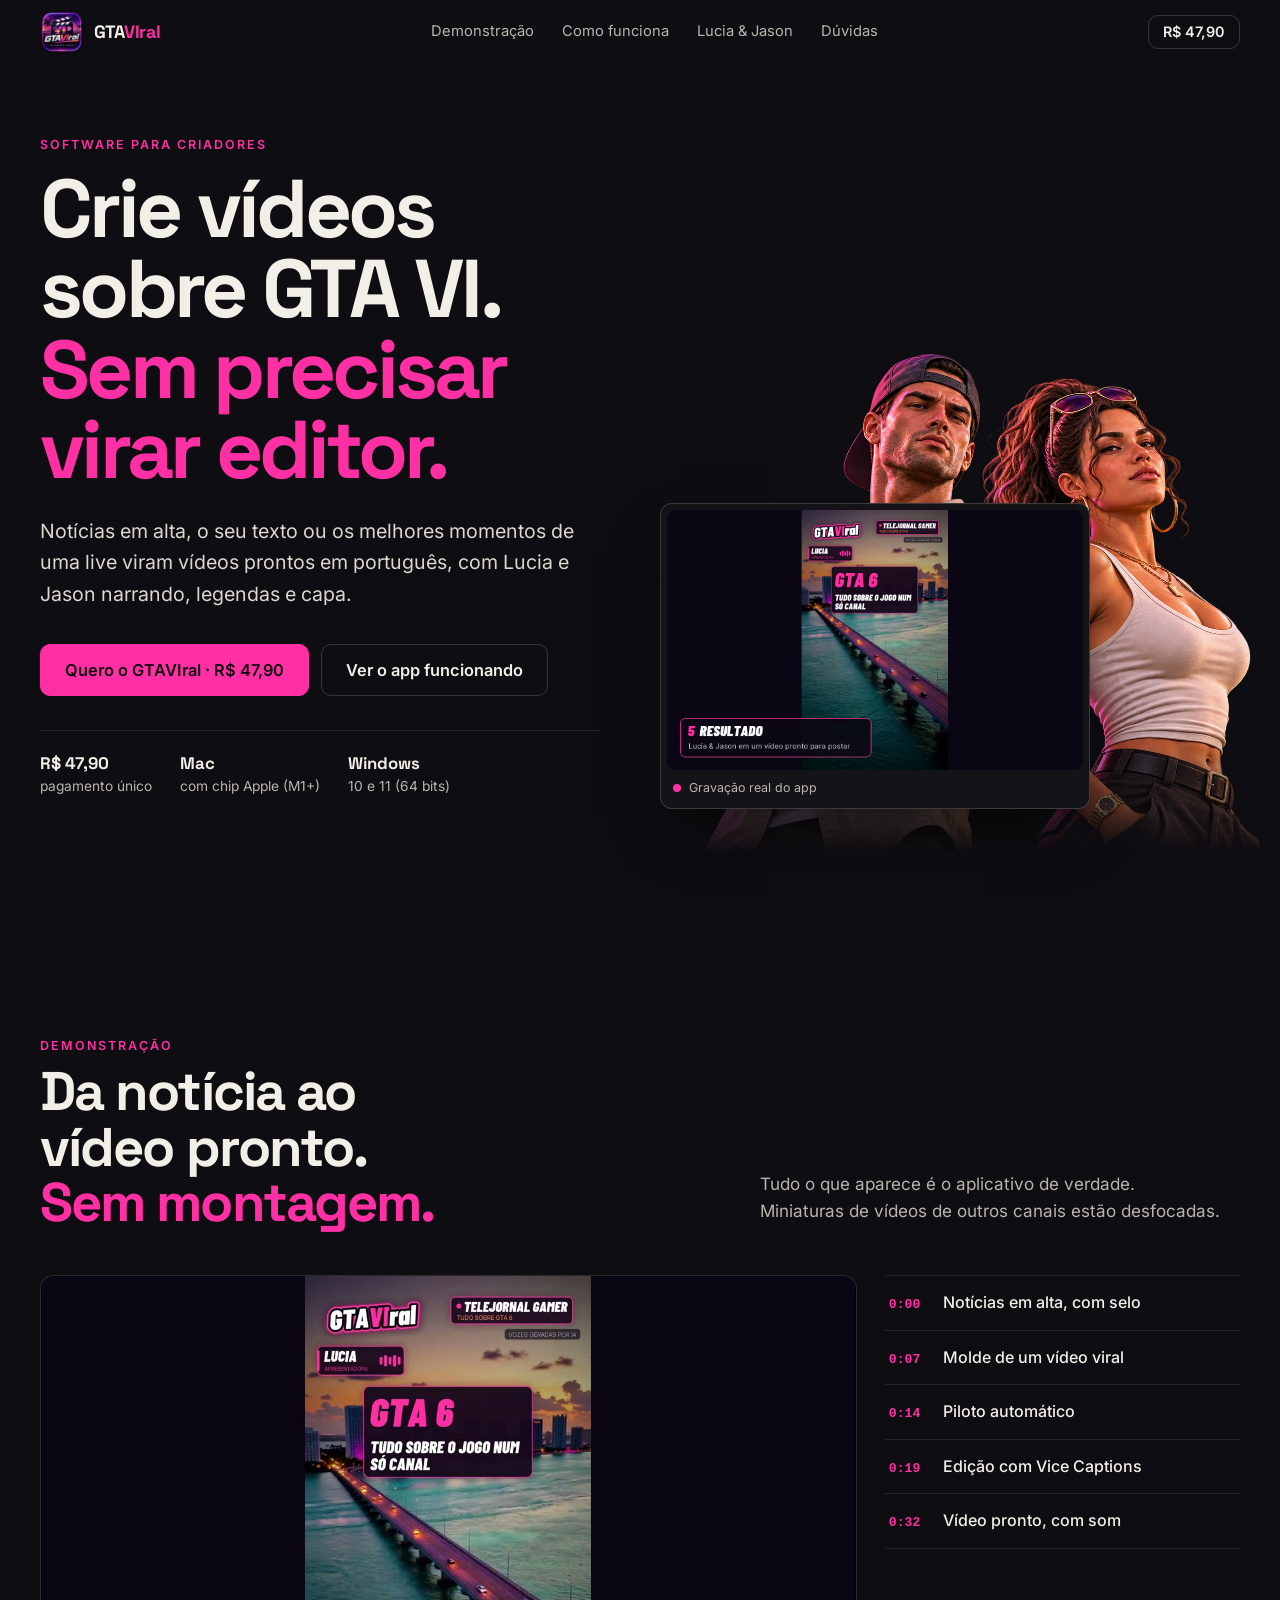
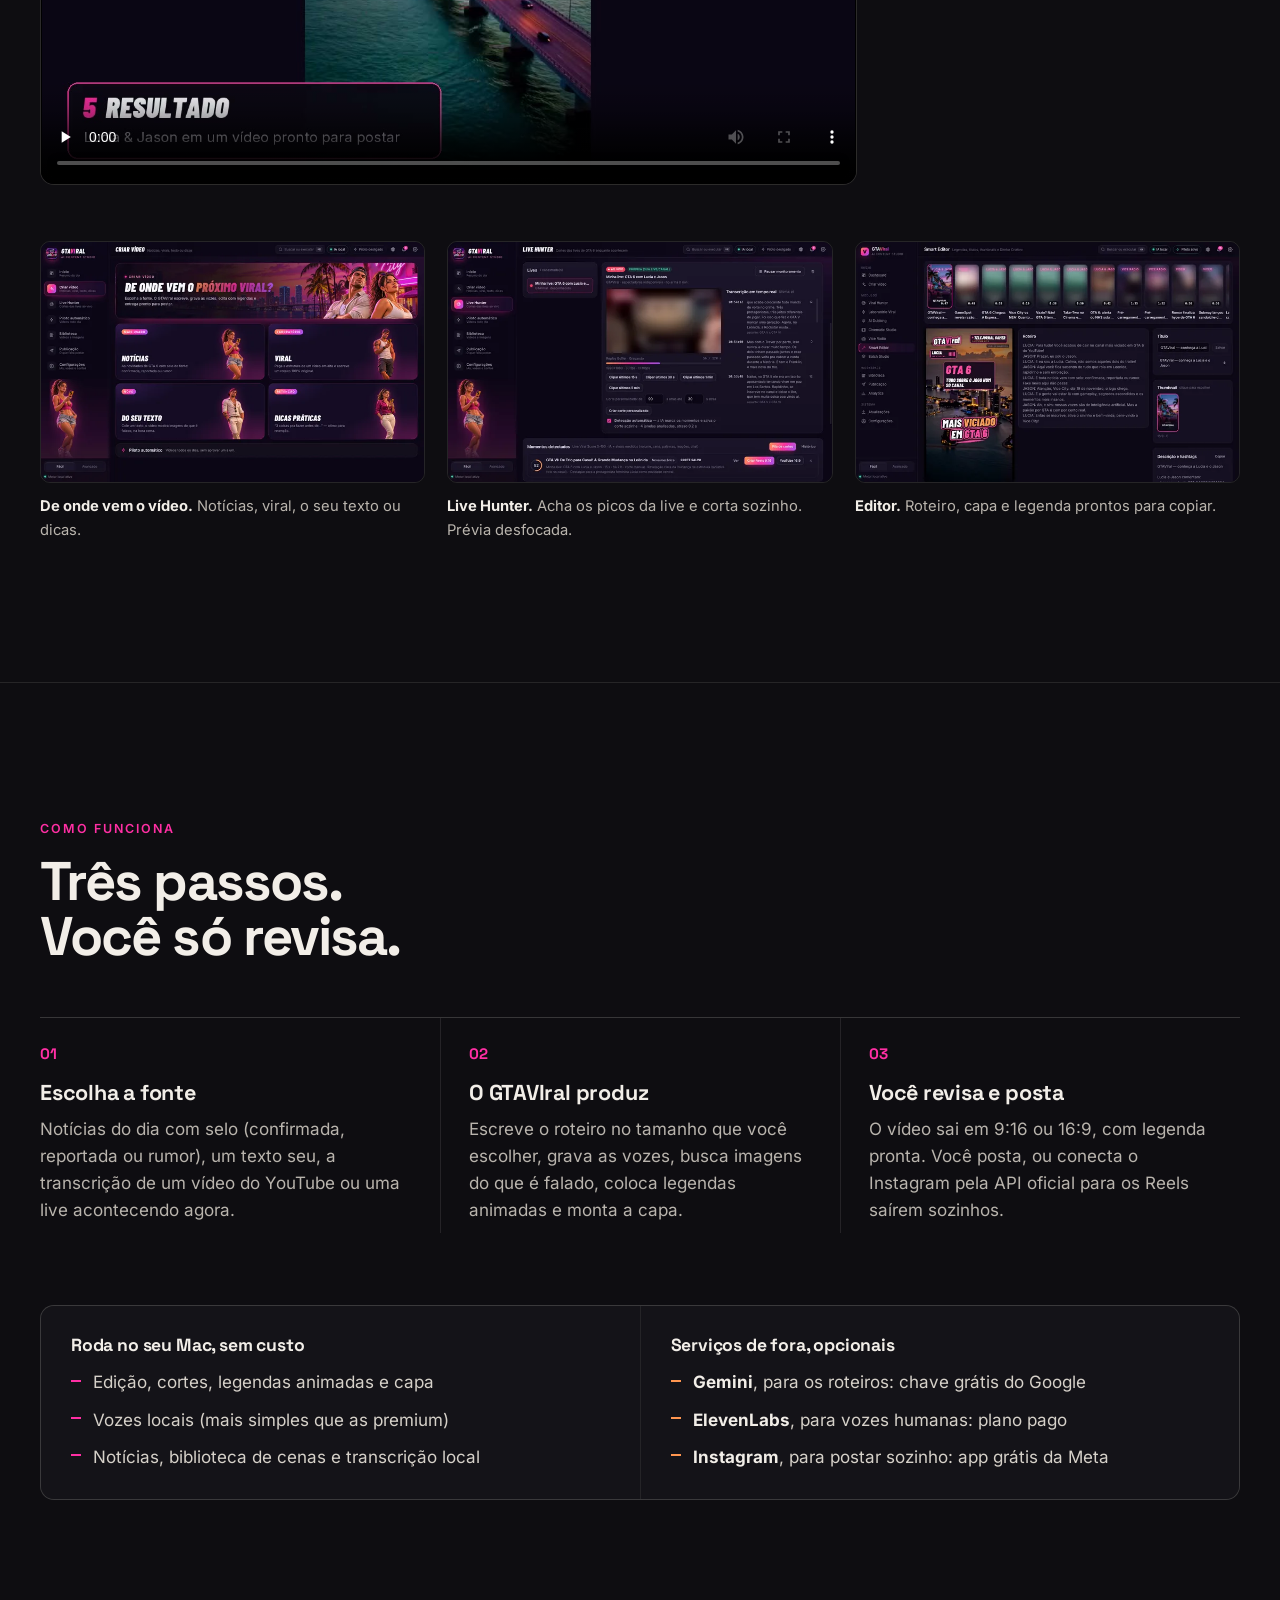
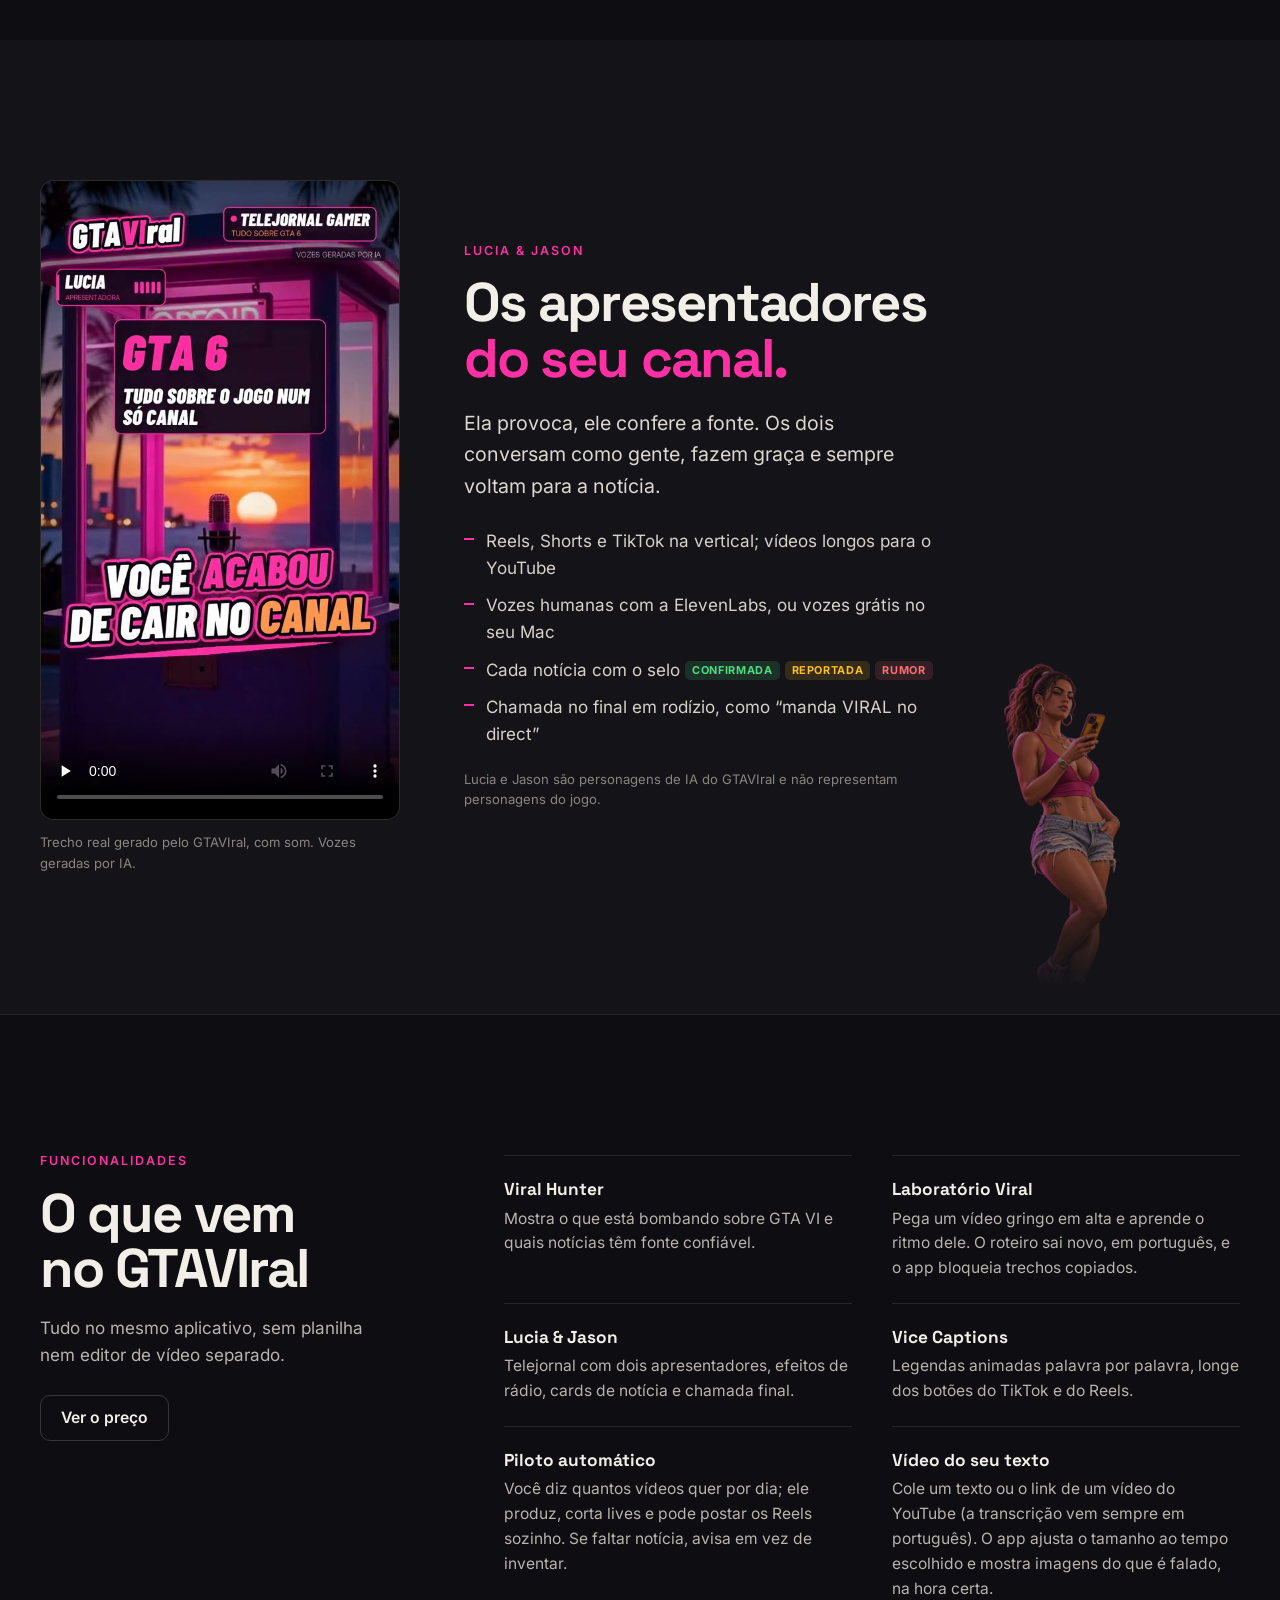
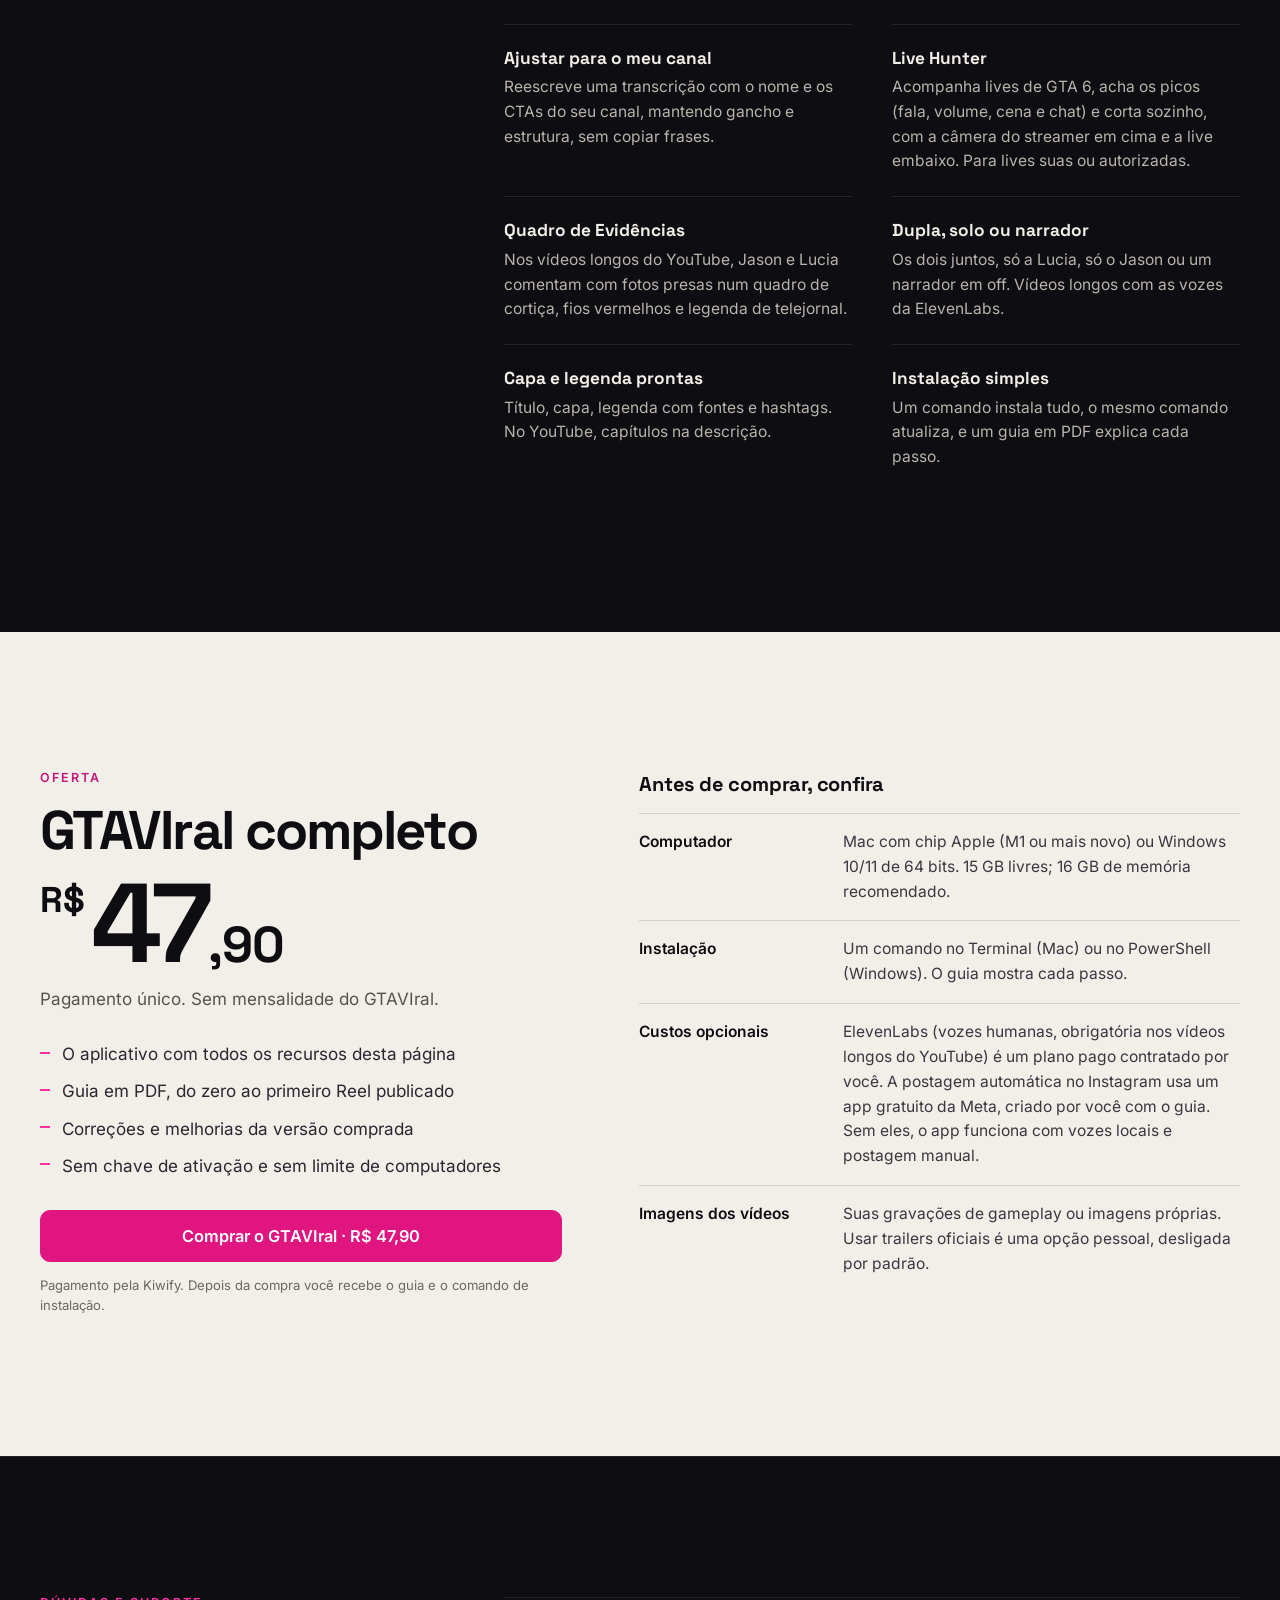
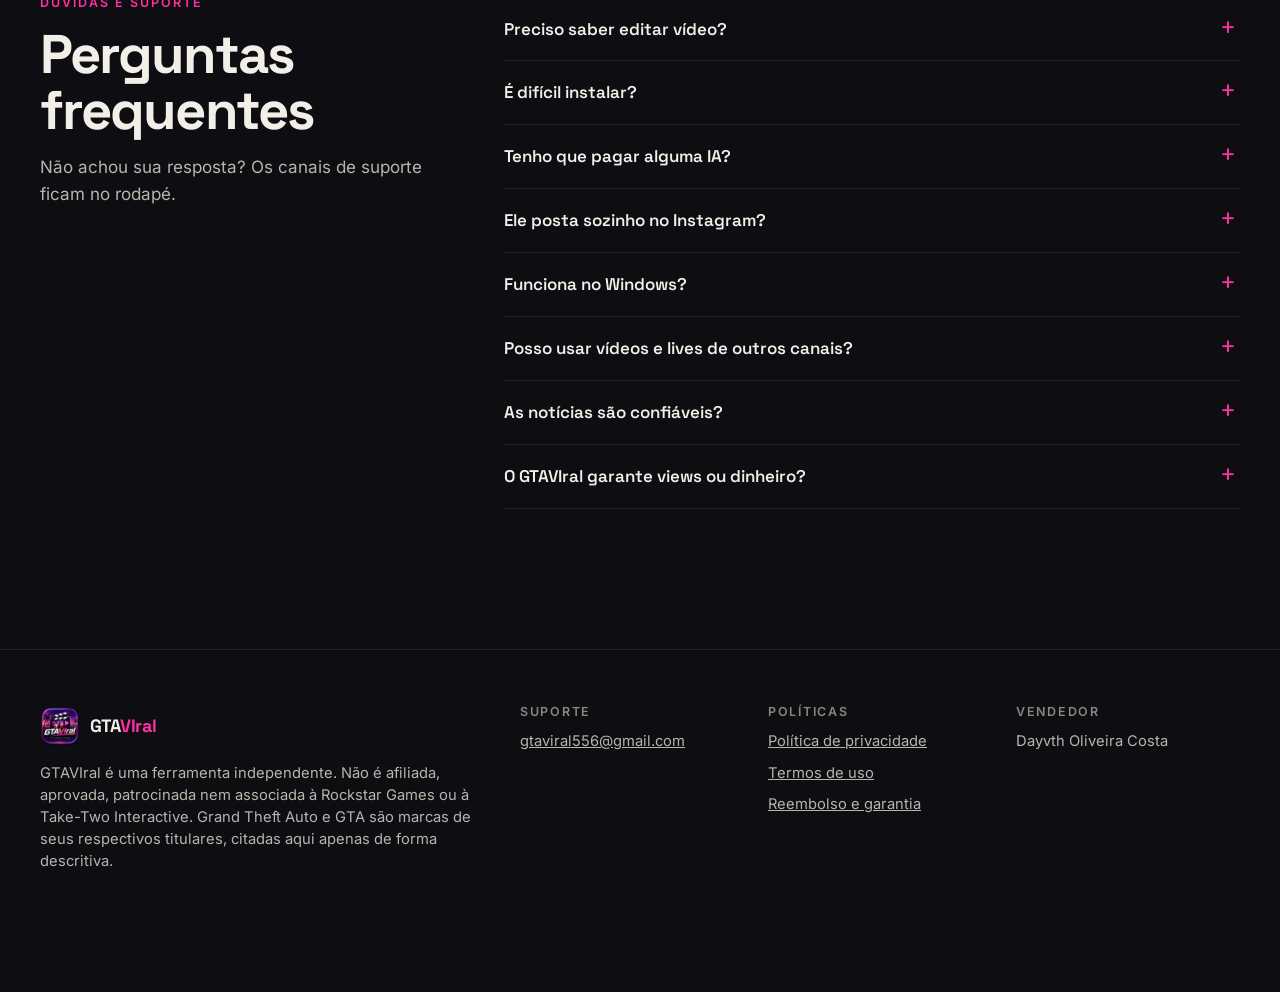
<file: index.html>
<!doctype html>
<html lang="pt-BR" class="no-js">
<head>
  <meta charset="UTF-8" />
  <meta name="viewport" content="width=device-width, initial-scale=1, viewport-fit=cover" />
  <title>GTAVIral — Crie vídeos sobre GTA VI sem virar editor | R$ 47,90</title>
  <meta name="description" content="Vídeos de GTA VI em português a partir de notícias, do seu texto ou de cortes de lives, com Lucia e Jason. Mac e Windows. Pagamento único de R$ 47,90." />
  <meta name="theme-color" content="#0E0D11" />
  <link rel="icon" type="image/png" sizes="64x64" href="./favicon.png" />
  <link rel="apple-touch-icon" href="./apple-touch-icon.png" />
  <link rel="preload" as="image" href="./media/duo-640.webp" type="image/webp" fetchpriority="high" media="(max-width: 860px)" />
  <link rel="preload" as="image" href="./media/duo.webp" type="image/webp" fetchpriority="high" media="(min-width: 861px)" />
  <link rel="canonical" href="https://dayvth.github.io/gtaviral-site" />
  <meta property="og:type" content="website" />
  <meta property="og:locale" content="pt_BR" />
  <meta property="og:title" content="GTAVIral — crie vídeos sobre GTA VI sem virar editor" />
  <meta property="og:description" content="Notícias, texto ou cortes de lives viram vídeos prontos com Lucia e Jason, legendas e capa. Pagamento único de R$ 47,90." />
  <meta property="og:url" content="https://dayvth.github.io/gtaviral-site" />
  <meta property="og:image" content="https://dayvth.github.io/gtaviral-site/og.jpg" />
  <meta name="twitter:card" content="summary_large_image" />
  <script type="application/ld+json">
  {
    "@context": "https://schema.org",
    "@type": "SoftwareApplication",
    "name": "GTAVIral",
    "applicationCategory": "MultimediaApplication",
    "operatingSystem": "macOS (Apple Silicon), Windows 10/11 64-bit",
    "description": "Aplicativo para produzir vídeos de GTA VI em português a partir de notícias, textos e cortes de lives, com apresentadores de IA.",
    "offers": { "@type": "Offer", "price": "47.90", "priceCurrency": "BRL" }
  }
  </script>
  <script type="module" crossorigin src="./assets/index-D8UrijYj.js"></script>
  <link rel="stylesheet" crossorigin href="./assets/style-CQ3qL6hu.css">
  <meta name="robots" content="noindex, nofollow" />
</head>
<body>
  <a class="skip" href="#conteudo">Pular para o conteúdo</a>

  <header class="topbar" data-topbar>
    <div class="wrap topbar-in">
      <a class="logo" href="#topo" aria-label="GTAVIral, início"><img class="logo-img" src="./brand/logo-sistema-96.webp" srcset="./brand/logo-sistema-96.webp 1x, ./brand/logo-sistema-192.webp 2x" alt="" width="44" height="44" /><span class="logo-word">GTA<span>VIral</span></span></a>
      <nav class="topnav" aria-label="Seções">
        <a href="#demonstracao">Demonstração</a>
        <a href="#como-funciona">Como funciona</a>
        <a href="#lucia-jason">Lucia &amp; Jason</a>
        <a href="#faq">Dúvidas</a>
      </nav>
      <a class="btn btn-sm" href="#oferta" data-cta="header">R$ 47,90</a>
    </div>
  </header>

  <main id="conteudo">
    <!-- 1 · HERO -->
    <section class="hero" id="topo" aria-labelledby="hero-title">
      <picture class="hero-bg" aria-hidden="true">
        <source media="(max-width: 860px)" srcset="./media/vice-bg-960.webp" type="image/webp" />
        <img src="./media/vice-bg.webp" alt="" width="1920" height="1081" decoding="async" />
      </picture>
      <div class="wrap hero-grid">
        <div class="hero-copy">
          <p class="kicker">Software para criadores</p>
          <h1 id="hero-title">Crie vídeos sobre GTA&nbsp;VI. <em>Sem precisar virar editor.</em></h1>
          <p class="lead">Notícias em alta, o seu texto ou os melhores momentos de uma live viram vídeos prontos em português, com Lucia e Jason narrando, legendas e capa.</p>
          <div class="hero-cta">
            <a class="btn btn-primary btn-lg" href="#oferta" data-cta="hero">Quero o GTAVIral · R$ 47,90</a>
            <a class="btn btn-ghost btn-lg" href="#demonstracao" data-track="hero_ver_demo">Ver o app funcionando</a>
          </div>
          <ul class="facts" aria-label="Condições">
            <li><strong>R$ 47,90</strong><span>pagamento único</span></li>
            <li><strong>Mac</strong><span>com chip Apple (M1+)</span></li>
            <li><strong>Windows</strong><span>10 e 11 (64 bits)</span></li>
          </ul>
        </div>
        <div class="hero-visual">
          <picture>
            <source media="(max-width: 860px)" srcset="./media/duo-640.webp" type="image/webp" />
            <img class="duo" src="./media/duo.webp" alt="Lucia e Jason, os apresentadores de IA do GTAVIral" width="1100" height="1005" fetchpriority="high" />
          </picture>
          <figure class="hero-demo">
            <video src="./media/demo.mp4" poster="./media/demo-poster.jpg" muted autoplay loop playsinline preload="metadata" aria-label="Gravação real do aplicativo GTAVIral, sem som"></video>
            <figcaption><span class="rec" aria-hidden="true"></span>Gravação real do app</figcaption>
          </figure>
        </div>
      </div>
    </section>

    <!-- 2 · DEMONSTRAÇÃO -->
    <section class="section" id="demonstracao" aria-labelledby="demo-title">
      <div class="wrap">
        <div class="head-split">
          <p class="kicker">Demonstração</p>
          <h2 id="demo-title">Da notícia ao vídeo pronto. <span class="pink">Sem montagem.</span></h2>
          <p class="muted">Tudo o que aparece é o aplicativo de verdade. Miniaturas de vídeos de outros canais estão desfocadas.</p>
        </div>
        <div class="demo">
          <video class="demo-player" controls preload="none" poster="./media/demo-poster.jpg" data-demo>
            <source src="./media/demo.mp4" type="video/mp4" />
          </video>
          <ol class="chapters" aria-label="Etapas do vídeo">
            <li><button type="button" data-seek="0"><span>0:00</span>Notícias em alta, com selo</button></li>
            <li><button type="button" data-seek="6.7"><span>0:07</span>Molde de um vídeo viral</button></li>
            <li><button type="button" data-seek="13.9"><span>0:14</span>Piloto automático</button></li>
            <li><button type="button" data-seek="18.5"><span>0:19</span>Edição com Vice Captions</button></li>
            <li><button type="button" data-seek="31.6"><span>0:32</span>Vídeo pronto, com som</button></li>
          </ol>
        </div>
        <div class="shots">
          <figure>
            <img src="./screens/app-create-1440.webp" srcset="./screens/app-create-720.webp 720w, ./screens/app-create-1440.webp 1440w" sizes="(min-width: 980px) 33vw, 100vw" alt="Tela Criar vídeo com as fontes Notícias, Viral, Do seu texto e Dicas práticas" width="1440" height="900" loading="lazy" decoding="async" />
            <figcaption><strong>De onde vem o vídeo.</strong> Notícias, viral, o seu texto ou dicas.</figcaption>
          </figure>
          <figure>
            <img src="./screens/app-live-1440.webp" srcset="./screens/app-live-720.webp 720w, ./screens/app-live-1440.webp 1440w" sizes="(min-width: 980px) 33vw, 100vw" alt="Live Hunter com uma live ao vivo, transcrição em tempo real, botões de clipar e momentos detectados" width="1440" height="900" loading="lazy" decoding="async" />
            <figcaption><strong>Live Hunter.</strong> Acha os picos da live e corta sozinho. Prévia desfocada.</figcaption>
          </figure>
          <figure>
            <img src="./screens/app-editor-1440.webp" srcset="./screens/app-editor-720.webp 720w, ./screens/app-editor-1440.webp 1440w" sizes="(min-width: 980px) 33vw, 100vw" alt="Smart Editor com o vídeo pronto, roteiro, título e capa" width="1440" height="900" loading="lazy" />
            <figcaption><strong>Editor.</strong> Roteiro, capa e legenda prontos para copiar.</figcaption>
          </figure>
        </div>
      </div>
    </section>

    <!-- 3 · COMO FUNCIONA -->
    <section class="section section-line" id="como-funciona" aria-labelledby="como-title">
      <div class="wrap">
        <p class="kicker">Como funciona</p>
        <h2 id="como-title">Três passos. Você só revisa.</h2>
        <ol class="steps">
          <li><span class="n">01</span><div><h3>Escolha a fonte</h3><p>Notícias do dia com selo (confirmada, reportada ou rumor), um texto seu, a transcrição de um vídeo do YouTube ou uma live acontecendo agora.</p></div></li>
          <li><span class="n">02</span><div><h3>O GTAVIral produz</h3><p>Escreve o roteiro no tamanho que você escolher, grava as vozes, busca imagens do que é falado, coloca legendas animadas e monta a capa.</p></div></li>
          <li><span class="n">03</span><div><h3>Você revisa e posta</h3><p>O vídeo sai em 9:16 ou 16:9, com legenda pronta. Você posta, ou conecta o Instagram pela API oficial para os Reels saírem sozinhos.</p></div></li>
        </ol>
        <div class="split-info">
          <div>
            <h3>Roda no seu Mac, sem custo</h3>
            <ul class="ticks">
              <li>Edição, cortes, legendas animadas e capa</li>
              <li>Vozes locais (mais simples que as premium)</li>
              <li>Notícias, biblioteca de cenas e transcrição local</li>
            </ul>
          </div>
          <div>
            <h3>Serviços de fora, opcionais</h3>
            <ul class="ticks ticks-alt">
              <li><strong>Gemini</strong>, para os roteiros: chave grátis do Google</li>
              <li><strong>ElevenLabs</strong>, para vozes humanas: plano pago</li>
              <li><strong>Instagram</strong>, para postar sozinho: app grátis da Meta</li>
            </ul>
          </div>
        </div>
      </div>
    </section>

    <!-- 4 · LUCIA & JASON -->
    <section class="section lj" id="lucia-jason" aria-labelledby="lj-title">
      <div class="wrap lj-grid">
        <figure class="lj-clip">
          <video controls preload="none" poster="./media/lucia-jason-poster.jpg" playsinline>
            <source src="./media/lucia-jason.mp4" type="video/mp4" />
          </video>
          <figcaption>Trecho real gerado pelo GTAVIral, com som. Vozes geradas por IA.</figcaption>
        </figure>
        <div class="lj-copy">
          <p class="kicker">Lucia &amp; Jason</p>
          <h2 id="lj-title">Os apresentadores <span class="pink">do seu canal.</span></h2>
          <p class="lead">Ela provoca, ele confere a fonte. Os dois conversam como gente, fazem graça e sempre voltam para a notícia.</p>
          <ul class="ticks">
            <li>Reels, Shorts e TikTok na vertical; vídeos longos para o YouTube</li>
            <li>Vozes humanas com a ElevenLabs, ou vozes grátis no seu Mac</li>
            <li>Cada notícia com o selo <span class="tag t-conf">Confirmada</span> <span class="tag t-rep">Reportada</span> <span class="tag t-rum">Rumor</span></li>
            <li>Chamada no final em rodízio, como “manda VIRAL no direct”</li>
          </ul>
          <p class="fine">Lucia e Jason são personagens de IA do GTAVIral e não representam personagens do jogo.</p>
        </div>
        <img class="lj-cut" src="./media/lucia.webp" alt="" width="560" height="818" loading="lazy" aria-hidden="true" />
      </div>
    </section>

    <!-- 5 · FUNCIONALIDADES -->
    <section class="section section-line" id="funcionalidades" aria-labelledby="mod-title">
      <div class="wrap feat-grid">
        <div>
          <p class="kicker">Funcionalidades</p>
          <h2 id="mod-title">O que vem no GTAVIral</h2>
          <p class="muted">Tudo no mesmo aplicativo, sem planilha nem editor de vídeo separado.</p>
          <a class="btn btn-ghost" href="#oferta" data-cta="pos_funcionalidades">Ver o preço</a>
        </div>
        <dl class="features">
          <div><dt>Viral Hunter</dt><dd>Mostra o que está bombando sobre GTA VI e quais notícias têm fonte confiável.</dd></div>
          <div><dt>Laboratório Viral</dt><dd>Pega um vídeo gringo em alta e aprende o ritmo dele. O roteiro sai novo, em português, e o app bloqueia trechos copiados.</dd></div>
          <div><dt>Lucia &amp; Jason</dt><dd>Telejornal com dois apresentadores, efeitos de rádio, cards de notícia e chamada final.</dd></div>
          <div><dt>Vice Captions</dt><dd>Legendas animadas palavra por palavra, longe dos botões do TikTok e do Reels.</dd></div>
          <div><dt>Piloto automático</dt><dd>Você diz quantos vídeos quer por dia; ele produz, corta lives e pode postar os Reels sozinho. Se faltar notícia, avisa em vez de inventar.</dd></div>
          <div><dt>Vídeo do seu texto</dt><dd>Cole um texto ou o link de um vídeo do YouTube (a transcrição vem sempre em português). O app ajusta o tamanho ao tempo escolhido e mostra imagens do que é falado, na hora certa.</dd></div>
          <div><dt>Ajustar para o meu canal</dt><dd>Reescreve uma transcrição com o nome e os CTAs do seu canal, mantendo gancho e estrutura, sem copiar frases.</dd></div>
          <div><dt>Live Hunter</dt><dd>Acompanha lives de GTA 6, acha os picos (fala, volume, cena e chat) e corta sozinho, com a câmera do streamer em cima e a live embaixo. Para lives suas ou autorizadas.</dd></div>
          <div><dt>Quadro de Evidências</dt><dd>Nos vídeos longos do YouTube, Jason e Lucia comentam com fotos presas num quadro de cortiça, fios vermelhos e legenda de telejornal.</dd></div>
          <div><dt>Dupla, solo ou narrador</dt><dd>Os dois juntos, só a Lucia, só o Jason ou um narrador em off. Vídeos longos com as vozes da ElevenLabs.</dd></div>
          <div><dt>Capa e legenda prontas</dt><dd>Título, capa, legenda com fontes e hashtags. No YouTube, capítulos na descrição.</dd></div>
          <div><dt>Instalação simples</dt><dd>Um comando instala tudo, o mesmo comando atualiza, e um guia em PDF explica cada passo.</dd></div>
        </dl>
      </div>
    </section>

    <!-- 6 · OFERTA -->
    <section class="section offer" id="oferta" aria-labelledby="offer-title">
      <div class="wrap offer-grid">
        <div class="offer-copy">
          <p class="kicker">Oferta</p>
          <h2 id="offer-title">GTAVIral completo</h2>
          <p class="price"><span class="cur">R$</span>47<span class="cents">,90</span></p>
          <p class="muted">Pagamento único. Sem mensalidade do GTAVIral.</p>
          <ul class="ticks">
            <li>O aplicativo com todos os recursos desta página</li>
            <li>Guia em PDF, do zero ao primeiro Reel publicado</li>
            <li>Correções e melhorias da versão comprada</li>
            <li>Sem chave de ativação e sem limite de computadores</li>
          </ul>
          <a class="btn btn-primary btn-lg btn-block" href="#oferta" data-cta="oferta" data-checkout>Comprar o GTAVIral · R$ 47,90</a>
          <p class="checkout-status" data-checkout-status role="status"></p>
          <p class="fine">Pagamento pela Kiwify. Depois da compra você recebe o guia e o comando de instalação.</p>
        </div>
        <div class="offer-side">
          <h3>Antes de comprar, confira</h3>
          <table class="req">
            <tr><th scope="row">Computador</th><td>Mac com chip Apple (M1 ou mais novo) ou Windows 10/11 de 64 bits. 15 GB livres; 16 GB de memória recomendado.</td></tr>
            <tr><th scope="row">Instalação</th><td>Um comando no Terminal (Mac) ou no PowerShell (Windows). O guia mostra cada passo.</td></tr>
            <tr><th scope="row">Custos opcionais</th><td>ElevenLabs (vozes humanas, obrigatória nos vídeos longos do YouTube) é um plano pago contratado por você. A postagem automática no Instagram usa um app gratuito da Meta, criado por você com o guia. Sem eles, o app funciona com vozes locais e postagem manual.</td></tr>
            <tr><th scope="row">Imagens dos vídeos</th><td>Suas gravações de gameplay ou imagens próprias. Usar trailers oficiais é uma opção pessoal, desligada por padrão.</td></tr>
          </table>
        </div>
      </div>
    </section>

    <!-- 7 · FAQ E SUPORTE -->
    <section class="section section-line" id="faq" aria-labelledby="faq-title">
      <div class="wrap faq-grid">
        <div>
          <p class="kicker">Dúvidas e suporte</p>
          <h2 id="faq-title">Perguntas frequentes</h2>
          <p class="muted">Não achou sua resposta? Os canais de suporte ficam no rodapé.</p>
        </div>
        <div class="faq">
          <details><summary>Preciso saber editar vídeo?</summary><p>Não. Você escolhe a pauta e o formato; o app faz roteiro, vozes, cortes, legendas e capa. Você só revisa.</p></details>
          <details><summary>É difícil instalar?</summary><p>Não. Você cola um comando no Terminal do Mac e ele instala tudo, conferindo cada arquivo. O guia em PDF mostra cada passo.</p></details>
          <details><summary>Tenho que pagar alguma IA?</summary><p>Não é obrigatório. O roteiro usa o Gemini com a chave grátis do Google e as vozes podem ser locais. Para vozes humanas como as da demonstração, você contrata a ElevenLabs. O app mostra quanto você gastou e respeita um teto mensal.</p></details>
          <details><summary>Ele posta sozinho no Instagram?</summary><p>Sim, pela API oficial da Meta: você cria um app gratuito da Meta (o guia mostra como), conecta o Instagram e liga a postagem automática, com limite de posts por dia e intervalo entre eles. Sem isso, o vídeo sai pronto, com capa e legenda, para você postar. No YouTube, você posta com o título e a descrição prontos. A resposta automática “manda VIRAL no direct” é configurada no próprio Instagram, de graça.</p></details>
          <details><summary>Funciona no Windows?</summary><p>Sim. Windows 10 e 11 de 64 bits. A instalação é um comando no PowerShell, explicado no guia. Sem placa de vídeo NVIDIA o app funciona normalmente, só renderiza um pouco mais devagar.</p></details>
          <details><summary>Posso usar vídeos e lives de outros canais?</summary><p>Vídeos virais servem de referência de estrutura e de pauta: o roteiro é sempre novo e o app bloqueia trechos copiados. No Live Hunter, use suas lives ou lives de criadores que autorizaram os cortes; o app registra a autorização, dá crédito ao canal e não posta sozinho cortes sem direitos confirmados.</p></details>
          <details><summary>As notícias são confiáveis?</summary><p>Cada notícia mostra a fonte e um selo: Confirmada (fonte oficial), Reportada (imprensa) ou Rumor. O app não transforma rumor em fato.</p></details>
          <details><summary>O GTAVIral garante views ou dinheiro?</summary><p>Não. Ele facilita a produção. O resultado depende do conteúdo, do público e das plataformas.</p></details>
        </div>
      </div>
    </section>
  </main>

  <footer class="footer">
    <div class="wrap footer-in">
      <div>
        <a class="logo" href="#topo"><img class="logo-img" src="./brand/logo-sistema-96.webp" srcset="./brand/logo-sistema-96.webp 1x, ./brand/logo-sistema-192.webp 2x" alt="" width="40" height="40" loading="lazy" /><span class="logo-word">GTA<span>VIral</span></span></a>
        <p class="fine">GTAVIral é uma ferramenta independente. Não é afiliada, aprovada, patrocinada nem associada à Rockstar Games ou à Take-Two Interactive. Grand Theft Auto e GTA são marcas de seus respectivos titulares, citadas aqui apenas de forma descritiva.</p>
      </div>
      <div class="footer-cols">
        <div><h3>Suporte</h3><p data-config="support">Canal de suporte em definição.</p></div>
        <div><h3>Políticas</h3>
          <ul>
            <li><a data-config-link="privacy" href="#">Política de privacidade</a></li>
            <li><a data-config-link="terms" href="#">Termos de uso</a></li>
            <li><a data-config-link="refund" href="#">Reembolso e garantia</a></li>
            <li><button class="linklike" type="button" data-consent-open hidden>Preferências de cookies</button></li>
          </ul>
        </div>
        <div><h3>Vendedor</h3><p data-config="seller">Dados comerciais em definição.</p></div>
      </div>
    </div>
  </footer>

  <a class="btn btn-primary sticky-cta" href="#oferta" data-cta="sticky_mobile">Quero o GTAVIral · R$ 47,90</a>

  <div class="consent" data-consent hidden role="dialog" aria-label="Preferências de cookies">
    <p>Usamos cookies de medição para entender quais partes da página ajudam você a decidir. Você escolhe.</p>
    <div class="consent-actions">
      <button class="btn btn-sm btn-ghost" type="button" data-consent-choice="deny">Recusar</button>
      <button class="btn btn-sm btn-primary" type="button" data-consent-choice="grant">Aceitar</button>
    </div>
  </div>

</body>
</html>
</file>
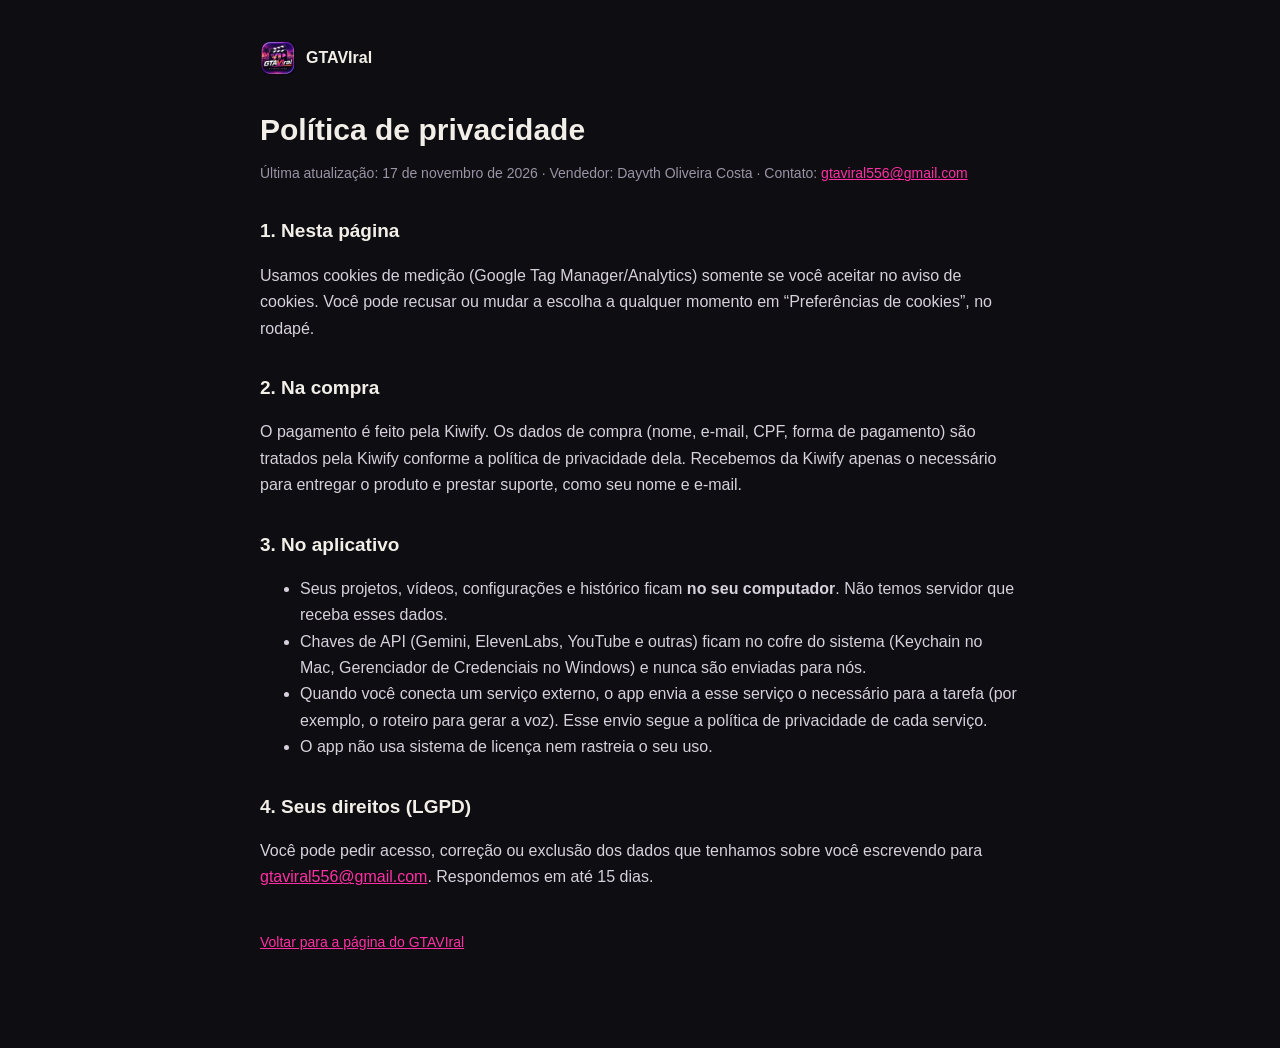
<file: privacidade.html>
<!doctype html><html lang="pt-BR"><head><meta charset="utf-8"><meta name="viewport" content="width=device-width, initial-scale=1">
<meta name="robots" content="noindex"><title>Política de privacidade · GTAVIral</title><link rel="icon" type="image/png" href="./favicon.png">
<style>:root{color-scheme:dark}body{margin:0;background:#0e0d11;color:#f2eee8;font:16px/1.65 -apple-system,BlinkMacSystemFont,"Segoe UI",Inter,sans-serif}
main{max-width:760px;margin:0 auto;padding:40px 20px 80px}a{color:#ff2fa4}h1{font-size:30px;line-height:1.2;margin:28px 0 6px}
h2{font-size:19px;margin:30px 0 8px}p,li{color:#d6d1dc}.muted{color:#9a94a6;font-size:14px}header a{display:inline-flex;align-items:center;gap:10px;color:#f2eee8;text-decoration:none;font-weight:700}
header img{width:36px;height:36px;border-radius:9px}</style></head><body><main>
<header><a href="./"><img src="./brand/logo-sistema-96.webp" alt="" width="36" height="36">GTAVIral</a></header>
<h1>Política de privacidade</h1><p class="muted">Última atualização: 17 de novembro de 2026 · Vendedor: Dayvth Oliveira Costa · Contato: <a href="mailto:gtaviral556@gmail.com">gtaviral556@gmail.com</a></p>

<h2>1. Nesta página</h2>
<p>Usamos cookies de medição (Google Tag Manager/Analytics) somente se você aceitar no aviso de cookies. Você pode recusar ou mudar a escolha a qualquer momento em “Preferências de cookies”, no rodapé.</p>
<h2>2. Na compra</h2>
<p>O pagamento é feito pela Kiwify. Os dados de compra (nome, e-mail, CPF, forma de pagamento) são tratados pela Kiwify conforme a política de privacidade dela. Recebemos da Kiwify apenas o necessário para entregar o produto e prestar suporte, como seu nome e e-mail.</p>
<h2>3. No aplicativo</h2>
<ul>
<li>Seus projetos, vídeos, configurações e histórico ficam <strong>no seu computador</strong>. Não temos servidor que receba esses dados.</li>
<li>Chaves de API (Gemini, ElevenLabs, YouTube e outras) ficam no cofre do sistema (Keychain no Mac, Gerenciador de Credenciais no Windows) e nunca são enviadas para nós.</li>
<li>Quando você conecta um serviço externo, o app envia a esse serviço o necessário para a tarefa (por exemplo, o roteiro para gerar a voz). Esse envio segue a política de privacidade de cada serviço.</li>
<li>O app não usa sistema de licença nem rastreia o seu uso.</li>
</ul>
<h2>4. Seus direitos (LGPD)</h2>
<p>Você pode pedir acesso, correção ou exclusão dos dados que tenhamos sobre você escrevendo para <a href="mailto:gtaviral556@gmail.com">gtaviral556@gmail.com</a>. Respondemos em até 15 dias.</p>
<p class="muted" style="margin-top:40px"><a href="./">Voltar para a página do GTAVIral</a></p></main></body></html>
</file>
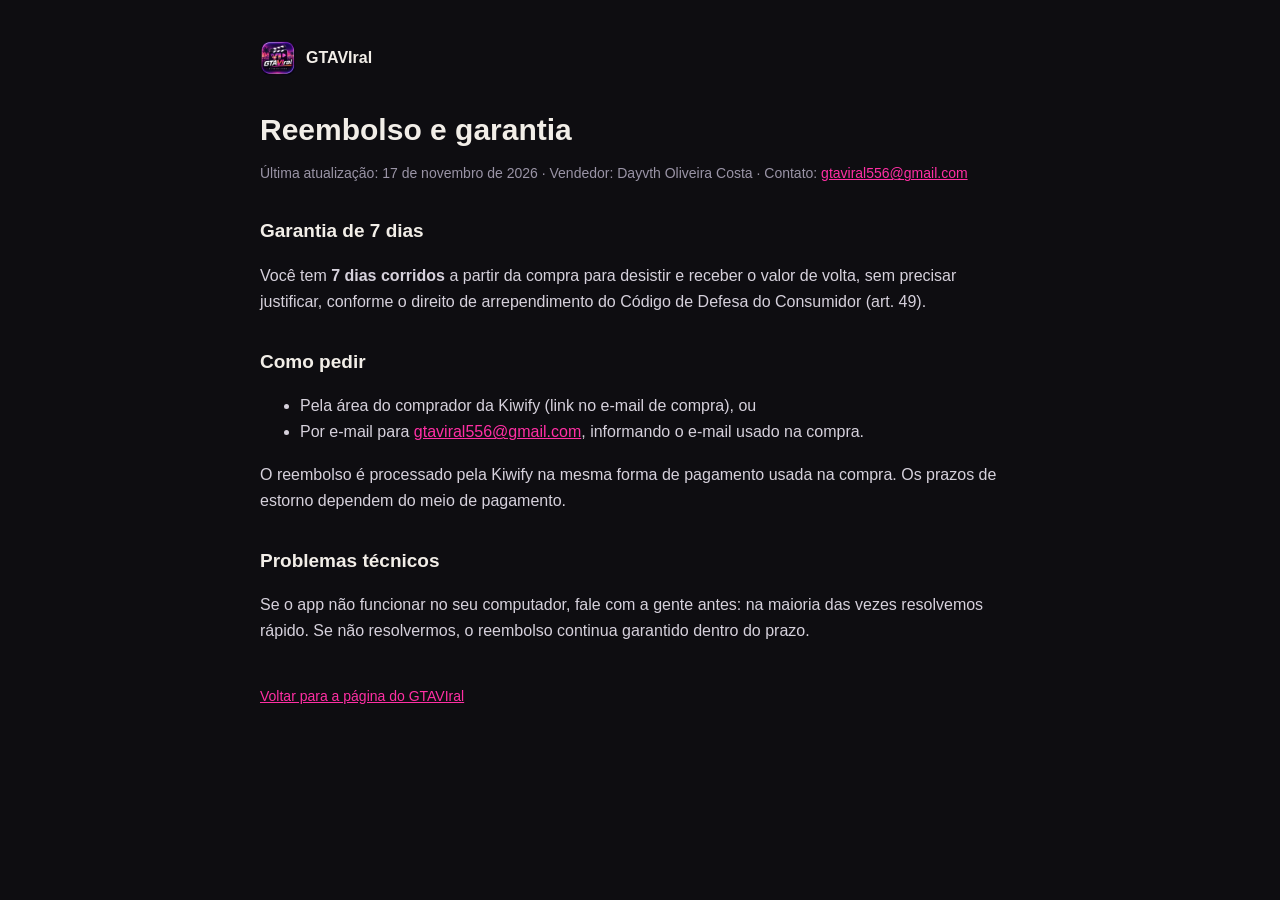
<file: reembolso.html>
<!doctype html><html lang="pt-BR"><head><meta charset="utf-8"><meta name="viewport" content="width=device-width, initial-scale=1">
<meta name="robots" content="noindex"><title>Reembolso e garantia · GTAVIral</title><link rel="icon" type="image/png" href="./favicon.png">
<style>:root{color-scheme:dark}body{margin:0;background:#0e0d11;color:#f2eee8;font:16px/1.65 -apple-system,BlinkMacSystemFont,"Segoe UI",Inter,sans-serif}
main{max-width:760px;margin:0 auto;padding:40px 20px 80px}a{color:#ff2fa4}h1{font-size:30px;line-height:1.2;margin:28px 0 6px}
h2{font-size:19px;margin:30px 0 8px}p,li{color:#d6d1dc}.muted{color:#9a94a6;font-size:14px}header a{display:inline-flex;align-items:center;gap:10px;color:#f2eee8;text-decoration:none;font-weight:700}
header img{width:36px;height:36px;border-radius:9px}</style></head><body><main>
<header><a href="./"><img src="./brand/logo-sistema-96.webp" alt="" width="36" height="36">GTAVIral</a></header>
<h1>Reembolso e garantia</h1><p class="muted">Última atualização: 17 de novembro de 2026 · Vendedor: Dayvth Oliveira Costa · Contato: <a href="mailto:gtaviral556@gmail.com">gtaviral556@gmail.com</a></p>

<h2>Garantia de 7 dias</h2>
<p>Você tem <strong>7 dias corridos</strong> a partir da compra para desistir e receber o valor de volta, sem precisar justificar, conforme o direito de arrependimento do Código de Defesa do Consumidor (art. 49).</p>
<h2>Como pedir</h2>
<ul>
<li>Pela área do comprador da Kiwify (link no e-mail de compra), ou</li>
<li>Por e-mail para <a href="mailto:gtaviral556@gmail.com">gtaviral556@gmail.com</a>, informando o e-mail usado na compra.</li>
</ul>
<p>O reembolso é processado pela Kiwify na mesma forma de pagamento usada na compra. Os prazos de estorno dependem do meio de pagamento.</p>
<h2>Problemas técnicos</h2>
<p>Se o app não funcionar no seu computador, fale com a gente antes: na maioria das vezes resolvemos rápido. Se não resolvermos, o reembolso continua garantido dentro do prazo.</p>
<p class="muted" style="margin-top:40px"><a href="./">Voltar para a página do GTAVIral</a></p></main></body></html>
</file>
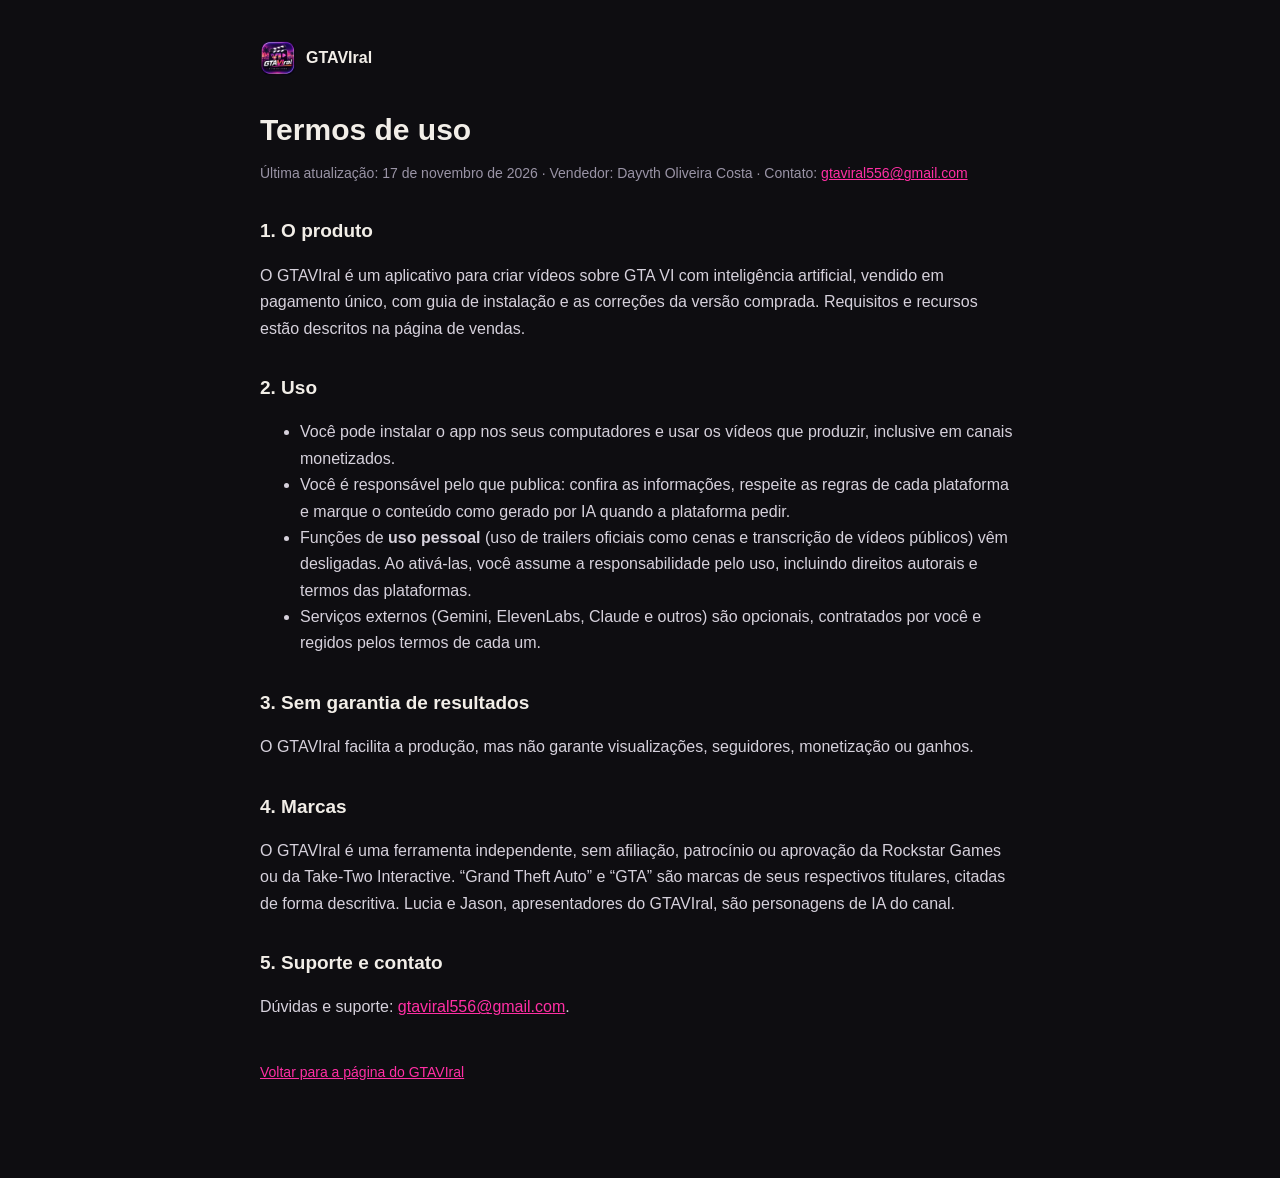
<file: termos.html>
<!doctype html><html lang="pt-BR"><head><meta charset="utf-8"><meta name="viewport" content="width=device-width, initial-scale=1">
<meta name="robots" content="noindex"><title>Termos de uso · GTAVIral</title><link rel="icon" type="image/png" href="./favicon.png">
<style>:root{color-scheme:dark}body{margin:0;background:#0e0d11;color:#f2eee8;font:16px/1.65 -apple-system,BlinkMacSystemFont,"Segoe UI",Inter,sans-serif}
main{max-width:760px;margin:0 auto;padding:40px 20px 80px}a{color:#ff2fa4}h1{font-size:30px;line-height:1.2;margin:28px 0 6px}
h2{font-size:19px;margin:30px 0 8px}p,li{color:#d6d1dc}.muted{color:#9a94a6;font-size:14px}header a{display:inline-flex;align-items:center;gap:10px;color:#f2eee8;text-decoration:none;font-weight:700}
header img{width:36px;height:36px;border-radius:9px}</style></head><body><main>
<header><a href="./"><img src="./brand/logo-sistema-96.webp" alt="" width="36" height="36">GTAVIral</a></header>
<h1>Termos de uso</h1><p class="muted">Última atualização: 17 de novembro de 2026 · Vendedor: Dayvth Oliveira Costa · Contato: <a href="mailto:gtaviral556@gmail.com">gtaviral556@gmail.com</a></p>

<h2>1. O produto</h2>
<p>O GTAVIral é um aplicativo para criar vídeos sobre GTA VI com inteligência artificial, vendido em pagamento único, com guia de instalação e as correções da versão comprada. Requisitos e recursos estão descritos na página de vendas.</p>
<h2>2. Uso</h2>
<ul>
<li>Você pode instalar o app nos seus computadores e usar os vídeos que produzir, inclusive em canais monetizados.</li>
<li>Você é responsável pelo que publica: confira as informações, respeite as regras de cada plataforma e marque o conteúdo como gerado por IA quando a plataforma pedir.</li>
<li>Funções de <strong>uso pessoal</strong> (uso de trailers oficiais como cenas e transcrição de vídeos públicos) vêm desligadas. Ao ativá-las, você assume a responsabilidade pelo uso, incluindo direitos autorais e termos das plataformas.</li>
<li>Serviços externos (Gemini, ElevenLabs, Claude e outros) são opcionais, contratados por você e regidos pelos termos de cada um.</li>
</ul>
<h2>3. Sem garantia de resultados</h2>
<p>O GTAVIral facilita a produção, mas não garante visualizações, seguidores, monetização ou ganhos.</p>
<h2>4. Marcas</h2>
<p>O GTAVIral é uma ferramenta independente, sem afiliação, patrocínio ou aprovação da Rockstar Games ou da Take-Two Interactive. “Grand Theft Auto” e “GTA” são marcas de seus respectivos titulares, citadas de forma descritiva. Lucia e Jason, apresentadores do GTAVIral, são personagens de IA do canal.</p>
<h2>5. Suporte e contato</h2>
<p>Dúvidas e suporte: <a href="mailto:gtaviral556@gmail.com">gtaviral556@gmail.com</a>.</p>
<p class="muted" style="margin-top:40px"><a href="./">Voltar para a página do GTAVIral</a></p></main></body></html>
</file>
<file: assets/style-CQ3qL6hu.css>
@font-face{font-family:Space Grotesk Variable;font-style:normal;font-display:swap;font-weight:300 700;src:url(./space-grotesk-vietnamese-wght-normal-D0rl6rjA.woff2)format("woff2-variations");unicode-range:U+102-103,U+110-111,U+128-129,U+168-169,U+1A0-1A1,U+1AF-1B0,U+300-301,U+303-304,U+308-309,U+323,U+329,U+1EA0-1EF9,U+20AB}@font-face{font-family:Space Grotesk Variable;font-style:normal;font-display:swap;font-weight:300 700;src:url(./space-grotesk-latin-ext-wght-normal-D9tNdqV9.woff2)format("woff2-variations");unicode-range:U+100-2BA,U+2BD-2C5,U+2C7-2CC,U+2CE-2D7,U+2DD-2FF,U+304,U+308,U+329,U+1D00-1DBF,U+1E00-1E9F,U+1EF2-1EFF,U+2020,U+20A0-20AB,U+20AD-20C0,U+2113,U+2C60-2C7F,U+A720-A7FF}@font-face{font-family:Space Grotesk Variable;font-style:normal;font-display:swap;font-weight:300 700;src:url(./space-grotesk-latin-wght-normal-BhU9QXUp.woff2)format("woff2-variations");unicode-range:U+??,U+131,U+152-153,U+2BB-2BC,U+2C6,U+2DA,U+2DC,U+304,U+308,U+329,U+2000-206F,U+20AC,U+2122,U+2191,U+2193,U+2212,U+2215,U+FEFF,U+FFFD}@font-face{font-family:Inter Variable;font-style:normal;font-display:swap;font-weight:100 900;src:url(./inter-cyrillic-ext-wght-normal-BOeWTOD4.woff2)format("woff2-variations");unicode-range:U+460-52F,U+1C80-1C8A,U+20B4,U+2DE0-2DFF,U+A640-A69F,U+FE2E-FE2F}@font-face{font-family:Inter Variable;font-style:normal;font-display:swap;font-weight:100 900;src:url(./inter-cyrillic-wght-normal-DqGufNeO.woff2)format("woff2-variations");unicode-range:U+301,U+400-45F,U+490-491,U+4B0-4B1,U+2116}@font-face{font-family:Inter Variable;font-style:normal;font-display:swap;font-weight:100 900;src:url(./inter-greek-ext-wght-normal-DlzME5K_.woff2)format("woff2-variations");unicode-range:U+1F??}@font-face{font-family:Inter Variable;font-style:normal;font-display:swap;font-weight:100 900;src:url(./inter-greek-wght-normal-CkhJZR-_.woff2)format("woff2-variations");unicode-range:U+370-377,U+37A-37F,U+384-38A,U+38C,U+38E-3A1,U+3A3-3FF}@font-face{font-family:Inter Variable;font-style:normal;font-display:swap;font-weight:100 900;src:url(./inter-vietnamese-wght-normal-CBcvBZtf.woff2)format("woff2-variations");unicode-range:U+102-103,U+110-111,U+128-129,U+168-169,U+1A0-1A1,U+1AF-1B0,U+300-301,U+303-304,U+308-309,U+323,U+329,U+1EA0-1EF9,U+20AB}@font-face{font-family:Inter Variable;font-style:normal;font-display:swap;font-weight:100 900;src:url(./inter-latin-ext-wght-normal-DO1Apj_S.woff2)format("woff2-variations");unicode-range:U+100-2BA,U+2BD-2C5,U+2C7-2CC,U+2CE-2D7,U+2DD-2FF,U+304,U+308,U+329,U+1D00-1DBF,U+1E00-1E9F,U+1EF2-1EFF,U+2020,U+20A0-20AB,U+20AD-20C0,U+2113,U+2C60-2C7F,U+A720-A7FF}@font-face{font-family:Inter Variable;font-style:normal;font-display:swap;font-weight:100 900;src:url(./inter-latin-wght-normal-Dx4kXJAl.woff2)format("woff2-variations");unicode-range:U+??,U+131,U+152-153,U+2BB-2BC,U+2C6,U+2DA,U+2DC,U+304,U+308,U+329,U+2000-206F,U+20AC,U+2122,U+2191,U+2193,U+2212,U+2215,U+FEFF,U+FFFD}:root{--ink:#0e0d11;--ink-2:#141318;--ink-3:#1c1a21;--line:#f2eee81a;--line-2:#f2eee82e;--paper:#f2eee8;--paper-2:#b9b4ad;--paper-3:#8a857f;--pink:#ff2fa4;--pink-ink:#ff5cb8;--orange:#ff9650;--green:#4ade80;--amber:#fbbf24;--red:#f87171;--display:"Space Grotesk Variable", "Space Grotesk", -apple-system, BlinkMacSystemFont, "Segoe UI", sans-serif;--body:"Inter Variable", "Inter", -apple-system, BlinkMacSystemFont, "Segoe UI", sans-serif;--gutter:clamp(16px, 4vw, 40px);--radius:14px;--lightningcss-light: ;--lightningcss-dark:initial;color-scheme:dark}*,:before,:after{box-sizing:border-box}[hidden]{display:none!important}html{scroll-behavior:smooth;-webkit-text-size-adjust:100%;scroll-padding-top:72px}body{background:var(--ink);color:var(--paper);font:17px/1.6 var(--body);-webkit-font-smoothing:antialiased;margin:0;overflow-x:hidden}img,video{max-width:100%;display:block}a{color:inherit}p,figure,dl,dd{margin:0}h1,h2,h3{font-family:var(--display);text-wrap:balance;margin:0;font-weight:700}h1{letter-spacing:-.045em;font-size:clamp(2.6rem,6.4vw,5.2rem);line-height:.98}h1 em{color:var(--pink);font-style:normal;display:block}h2{letter-spacing:-.035em;font-size:clamp(2rem,4.4vw,3.4rem);line-height:1.02}h3{letter-spacing:-.01em;font-size:1.1rem;line-height:1.25}.pink{color:var(--pink)}.muted{color:var(--paper-2)}.fine{color:var(--paper-3);font-size:.82rem;line-height:1.5}.lead{color:#dcd7cf;max-width:46ch;font-size:clamp(1.05rem,1.6vw,1.22rem)}.kicker{font:600 .78rem/1 var(--body);letter-spacing:.16em;text-transform:uppercase;color:var(--pink);margin-bottom:18px}::selection{background:#ff2fa459}:focus-visible{outline:2px solid var(--pink);outline-offset:3px;border-radius:6px}.skip{z-index:100;background:var(--paper);color:var(--ink);border-radius:10px;padding:10px 14px;font-weight:700;position:absolute;top:-60px;left:12px}.skip:focus{top:12px}.wrap{width:min(1220px, 100% - 2 * var(--gutter));margin-inline-start:auto;margin-inline-end:auto}.btn{font:600 .98rem/1 var(--body);border:1px solid var(--line-2);color:var(--paper);cursor:pointer;background:0 0;border-radius:10px;justify-content:center;align-items:center;gap:8px;padding:14px 20px;text-decoration:none;transition:background-color .16s,border-color .16s,transform .16s;display:inline-flex}.btn:hover{border-color:var(--paper-2)}.btn:active{transform:translateY(1px)}.btn-primary{background:var(--pink);border-color:var(--pink);color:#120710}.btn-primary:hover{background:var(--pink-ink);border-color:var(--pink-ink)}.btn-ghost{background:0 0}.btn-sm{padding:9px 14px;font-size:.9rem}.btn-lg{padding:17px 24px;font-size:1.02rem}.btn-block{width:100%}.btn[aria-disabled=true]{opacity:.55;cursor:not-allowed}.linklike{color:inherit;font:inherit;cursor:pointer;background:0 0;border:0;padding:0;text-decoration:underline}.topbar{z-index:50;border-bottom:1px solid #0000;transition:background-color .2s,border-color .2s;position:fixed;top:0;bottom:auto;left:0;right:0}.topbar.scrolled{border-bottom-color:var(--line);background:#0e0d11f0}.topbar-in{justify-content:space-between;align-items:center;gap:20px;height:64px;display:flex}.logo{align-items:center;gap:10px;text-decoration:none;display:inline-flex}.logo-word{font:700 1.12rem/1 var(--display);letter-spacing:-.02em}.logo-word span{color:var(--pink)}.topnav{color:var(--paper-2);gap:28px;font-size:.92rem;display:flex}.topnav a{text-decoration:none}.topnav a:hover{color:var(--paper)}.hero{isolation:isolate;align-items:center;min-height:100svh;padding:112px 0 64px;display:flex;position:relative;overflow:hidden}.hero-bg{z-index:-2;position:absolute;top:0;bottom:0;left:0;right:0}.hero-bg img{object-fit:cover;object-position:70% 50%;opacity:.42;width:100%;height:100%}.hero:after{content:"";z-index:-1;background:linear-gradient(90deg, var(--ink) 18%, #0e0d11b8 52%, #0e0d1133 100%), linear-gradient(0deg, var(--ink) 0%, transparent 30%);position:absolute;top:0;bottom:0;left:0;right:0}.hero-grid{grid-template-columns:minmax(0,1.02fr) minmax(0,1fr);align-items:end;gap:clamp(24px,4vw,56px);display:grid}.hero-copy{padding-bottom:12px}.hero-copy h1{margin-bottom:26px}.hero-cta{flex-wrap:wrap;gap:12px;margin:34px 0;display:flex}.facts{border-top:1px solid var(--line);grid-template-columns:repeat(3,auto);justify-content:start;gap:8px 28px;max-width:560px;margin:0;padding:22px 0 0;list-style:none;display:grid}.facts li{color:var(--paper-2);gap:2px;font-size:.86rem;display:grid}.facts strong{font:700 1.05rem/1.2 var(--display);color:var(--paper)}.hero-visual{min-height:560px;position:relative}.duo{z-index:0;width:min(118%,640px);height:auto;position:absolute;bottom:-64px;right:-4%;-webkit-mask-image:linear-gradient(#000 72%,#0000 96%);mask-image:linear-gradient(#000 72%,#0000 96%)}.hero-demo{z-index:1;background:var(--ink-2);border:1px solid var(--line-2);border-radius:12px;width:min(78%,430px);padding:6px;position:absolute;bottom:0;left:-2%;box-shadow:0 30px 60px -20px #000c}.hero-demo video{aspect-ratio:16/10;object-fit:cover;background:#000;border-radius:8px;width:100%}.hero-demo figcaption{color:var(--paper-2);align-items:center;gap:8px;padding:8px 6px 4px;font-size:.78rem;display:flex}.rec{background:var(--pink);border-radius:50%;width:8px;height:8px}.section{padding:clamp(80px,11vw,140px) 0;position:relative}.section-line{border-top:1px solid var(--line)}.head-split{grid-template-columns:minmax(0,1.4fr) minmax(0,1fr);align-items:end;gap:12px 48px;margin-bottom:44px;display:grid}.head-split .kicker{grid-column:1/-1;margin-bottom:0}.head-split h2{max-width:16ch}.head-split .muted{max-width:42ch;padding-bottom:6px}.demo{grid-template-columns:minmax(0,2.3fr) minmax(0,1fr);align-items:start;gap:28px;display:grid}.demo-player{aspect-ratio:16/10;border-radius:var(--radius);border:1px solid var(--line-2);object-fit:contain;background:#000;width:100%}.chapters{border-top:1px solid var(--line);margin:0;padding:0;list-style:none}.chapters li{border-bottom:1px solid var(--line)}.chapters button{width:100%;color:var(--paper);font:500 1rem/1.35 var(--body);text-align:left;cursor:pointer;background:0 0;border:0;align-items:baseline;gap:16px;padding:16px 4px;transition:color .15s;display:flex}.chapters button span{color:var(--pink);min-width:38px;font:600 .82rem/1 ui-monospace,SF Mono,Menlo,monospace}.chapters button:hover{color:var(--pink-ink)}.chapters button.on{color:var(--pink)}.shots{grid-template-columns:repeat(3,minmax(0,1fr));gap:22px;margin-top:56px;display:grid}.shots img{border:1px solid var(--line);border-radius:10px;width:100%;height:auto}.shots figcaption{color:var(--paper-2);margin-top:12px;font-size:.92rem}.shots figcaption strong{color:var(--paper)}#como-funciona h2{max-width:14ch;margin-bottom:52px}.steps{border-top:1px solid var(--line-2);grid-template-columns:repeat(3,minmax(0,1fr));gap:0;margin:0;padding:0;list-style:none;display:grid}.steps li{gap:18px;padding:28px 28px 8px 0;display:grid}.steps li+li{border-left:1px solid var(--line);padding-left:28px}.steps .n{font:700 .95rem/1 var(--display);color:var(--pink)}.steps h3{margin-bottom:10px;font-size:1.35rem}.steps p{color:var(--paper-2)}.split-info{background:var(--line);border:1px solid var(--line);border-radius:var(--radius);grid-template-columns:1fr 1fr;gap:1px;margin-top:72px;display:grid;overflow:hidden}.split-info>div{background:var(--ink-2);padding:28px 30px}.split-info h3{margin-bottom:14px}.ticks{gap:10px;margin:0;padding:0;list-style:none;display:grid}.ticks li{color:#d6d1c9;padding-left:22px;position:relative}.ticks li:before{content:"";background:var(--pink);width:10px;height:2px;position:absolute;top:.62em;left:0}.ticks-alt li:before{background:var(--orange)}.ticks strong{color:var(--paper)}.lj{background:var(--ink-2);overflow:hidden}.lj-grid{grid-template-columns:minmax(0,360px) minmax(0,1fr) minmax(0,240px);align-items:center;gap:clamp(32px,5vw,72px);display:grid;position:relative}.lj-clip video{aspect-ratio:9/16;object-fit:cover;border-radius:var(--radius);border:1px solid var(--line-2);background:#000;width:100%}.lj-clip figcaption{color:var(--paper-3);margin-top:12px;font-size:.82rem}.lj-copy{z-index:1;max-width:560px;position:relative}.lj-copy h2{margin-bottom:22px}.lj-copy .lead{margin-bottom:26px}.lj-copy .ticks{margin-bottom:22px}.lj-cut{opacity:.5;pointer-events:none;align-self:end;width:100%;height:auto;margin-bottom:-140px;-webkit-mask-image:linear-gradient(#000 60%,#0000 92%);mask-image:linear-gradient(#000 60%,#0000 92%)}.tag{font:700 .68rem/1 var(--body);letter-spacing:.06em;text-transform:uppercase;vertical-align:.12em;border-radius:5px;padding:4px 7px;display:inline-block}.t-conf{color:var(--green);background:#4ade8024}.t-rep{color:var(--amber);background:#fbbf2424}.t-rum{color:var(--red);background:#f8717124}.feat-grid{grid-template-columns:minmax(0,1fr) minmax(0,1.9fr);align-items:start;gap:clamp(32px,6vw,96px);display:grid}.feat-grid>div:first-child{position:sticky;top:100px}.feat-grid h2{margin-bottom:18px}.feat-grid .muted{max-width:32ch;margin-bottom:26px}.features{grid-template-columns:1fr 1fr;gap:0 40px;display:grid}.features>div{border-top:1px solid var(--line);padding:22px 0}.features dt{font:700 1.08rem/1.3 var(--display);margin-bottom:6px}.features dd{color:var(--paper-2);font-size:.97rem}.offer{background:var(--paper);color:var(--ink)}.offer .kicker{color:#c4157a}.offer .muted{color:#57524c}.offer .fine{color:#6c6761}.offer-grid{grid-template-columns:minmax(0,1fr) minmax(0,1.15fr);align-items:start;gap:clamp(32px,6vw,96px);display:grid}.offer-copy h2{margin-bottom:10px}.price{font:700 clamp(4.2rem, 10vw, 7rem)/1 var(--display);letter-spacing:-.05em;margin:6px 0}.price .cur{vertical-align:1.4em;letter-spacing:0;margin-right:6px;font-size:.32em}.price .cents{letter-spacing:-.02em;font-size:.45em}.offer-copy .ticks{margin:28px 0 30px}.offer-copy .ticks li{color:#2a2730}.offer .btn-primary{color:#fff;background:#e0157f;border-color:#e0157f}.offer .btn-primary:hover{background:#c4126e;border-color:#c4126e}.offer .btn[aria-disabled=true]{opacity:.6}.checkout-status{color:#7a1648;margin-top:12px;font-size:.9rem}.checkout-status:empty{display:none}.offer-copy .fine{margin-top:14px}.offer-side h3{margin-bottom:16px;font-size:1.25rem}.req{border-collapse:collapse;width:100%;font-size:.97rem}.req th,.req td{text-align:left;vertical-align:top;border-top:1px solid #0e0d1124;padding:16px 0}.req th{width:34%;padding-right:18px;font-weight:600}.req td{color:#3a363f}.faq-grid{grid-template-columns:minmax(0,1fr) minmax(0,1.9fr);align-items:start;gap:clamp(32px,6vw,96px);display:grid}.faq-grid h2{margin-bottom:16px}.faq details{border-top:1px solid var(--line)}.faq details:last-child{border-bottom:1px solid var(--line)}.faq summary{cursor:pointer;font:600 1.06rem/1.35 var(--display);padding:20px 36px 20px 0;list-style:none;position:relative}.faq summary::-webkit-details-marker{display:none}.faq summary:after{content:"+";font:400 1.5rem/1 var(--body);color:var(--pink);transition:transform .16s;position:absolute;top:16px;right:4px}.faq details[open] summary:after{transform:rotate(45deg)}.faq details p{color:var(--paper-2);padding:0 36px 22px 0}.footer{border-top:1px solid var(--line);background:var(--ink);padding:56px 0 120px}.footer-in{grid-template-columns:minmax(0,1.2fr) minmax(0,2fr);gap:48px;display:grid}.footer .logo{margin-bottom:16px}.footer-cols{grid-template-columns:repeat(3,minmax(0,1fr));gap:24px;display:grid}.footer h3{font:600 .78rem/1 var(--body);letter-spacing:.14em;text-transform:uppercase;color:var(--paper-3);margin-bottom:12px}.footer ul{color:var(--paper-2);gap:8px;margin:0;padding:0;font-size:.92rem;list-style:none;display:grid}.footer p{color:var(--paper-2);font-size:.92rem}.footer a[aria-disabled=true]{color:var(--paper-3);text-decoration:none}.sticky-cta{left:16px;right:16px;bottom:max(16px, env(safe-area-inset-bottom));z-index:40;display:none;position:fixed}.consent{z-index:60;background:var(--ink-3);border:1px solid var(--line-2);border-radius:var(--radius);gap:14px;max-width:520px;margin-inline-start:auto;margin-inline-end:auto;padding:18px;font-size:.92rem;display:grid;position:fixed;bottom:16px;left:16px;right:16px}.consent-actions{justify-content:flex-end;gap:10px;display:flex}.reveal{opacity:1}@media (max-width:1080px){.topnav{display:none}.lj-grid{grid-template-columns:minmax(0,340px) minmax(0,1fr)}.lj-cut{display:none}.duo{right:-10%}}@media (max-width:860px){body{font-size:16px}.hero{min-height:0;padding:96px 0 40px}.hero:after{background:linear-gradient(180deg, #0e0d118c 0%, var(--ink) 62%)}.hero-grid{grid-template-columns:1fr}.hero-visual{min-height:0;margin-top:8px;display:grid}.hero-visual picture{grid-area:1/1}.duo{width:100%;max-width:480px;margin:0 auto;position:relative;bottom:auto;right:auto}.hero-demo{grid-area:2/1;width:100%;margin-top:-26%;position:relative;bottom:auto;left:auto}.facts{grid-template-columns:1fr 1fr 1fr;gap:6px 14px}.facts li{font-size:.78rem}.facts strong{font-size:.95rem}.head-split,.demo,.feat-grid,.offer-grid,.faq-grid,.footer-in{grid-template-columns:1fr}.feat-grid>div:first-child{position:static}.shots{grid-template-columns:1fr;gap:30px}.steps{grid-template-columns:1fr}.steps li,.steps li+li{border-left:0;border-bottom:1px solid var(--line);padding:24px 0 20px}.split-info{grid-template-columns:1fr;margin-top:48px}.lj-grid{grid-template-columns:1fr}.lj-clip{width:100%;max-width:340px;margin-inline-start:auto;margin-inline-end:auto}.lj-cut{display:none}.features{grid-template-columns:1fr}.footer-cols{grid-template-columns:1fr 1fr}.sticky-cta{transition:transform .22s;display:inline-flex;transform:translateY(140%)}.sticky-cta.show{transform:none}}@media (max-width:420px){.hero-cta .btn{width:100%}.facts{grid-template-columns:1fr 1fr}.req th{width:40%}}@media (prefers-reduced-motion:reduce){html{scroll-behavior:auto}*,:before,:after{transition-duration:0s!important;animation-duration:0s!important}}.logo-img{border-radius:11px;width:44px;height:44px;display:block}.footer .logo-img{width:40px;height:40px}@media (max-width:720px){.logo-img{width:38px;height:38px}}
/*$vite$:1*/
</file>
